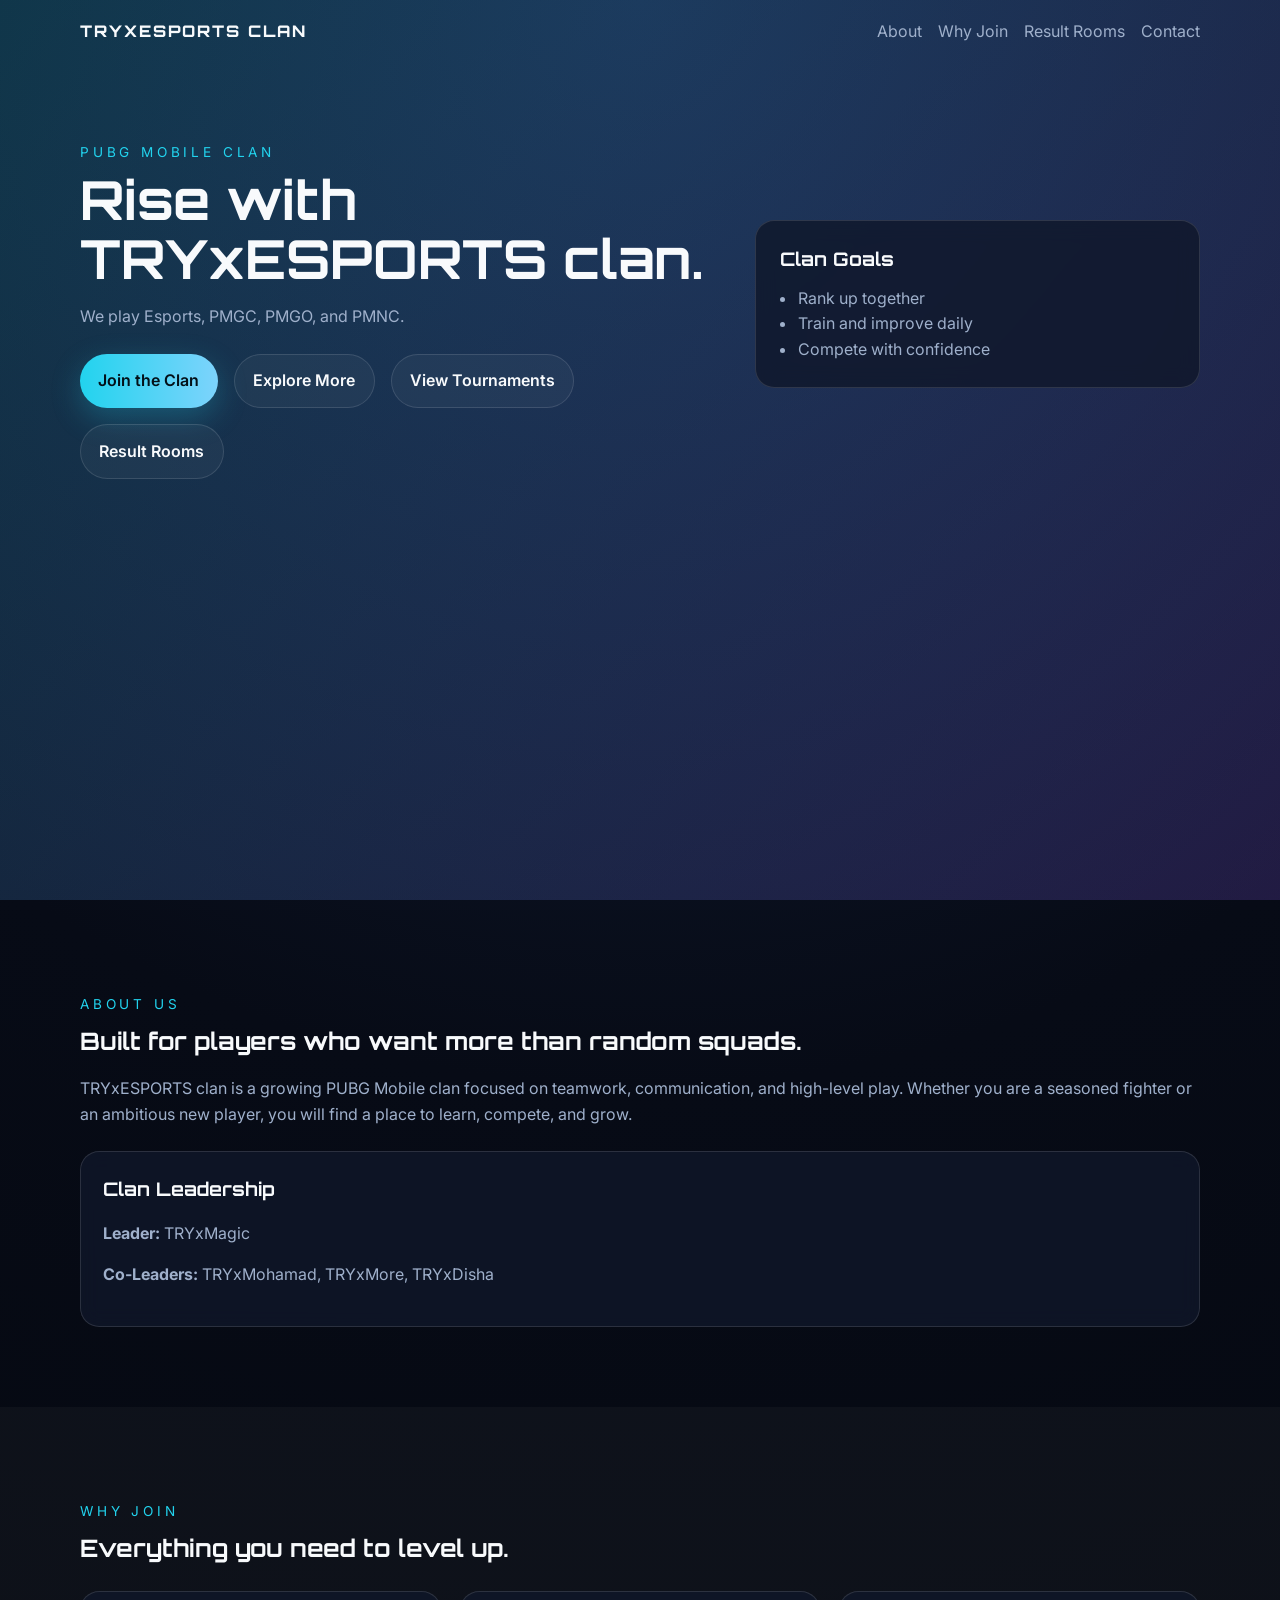
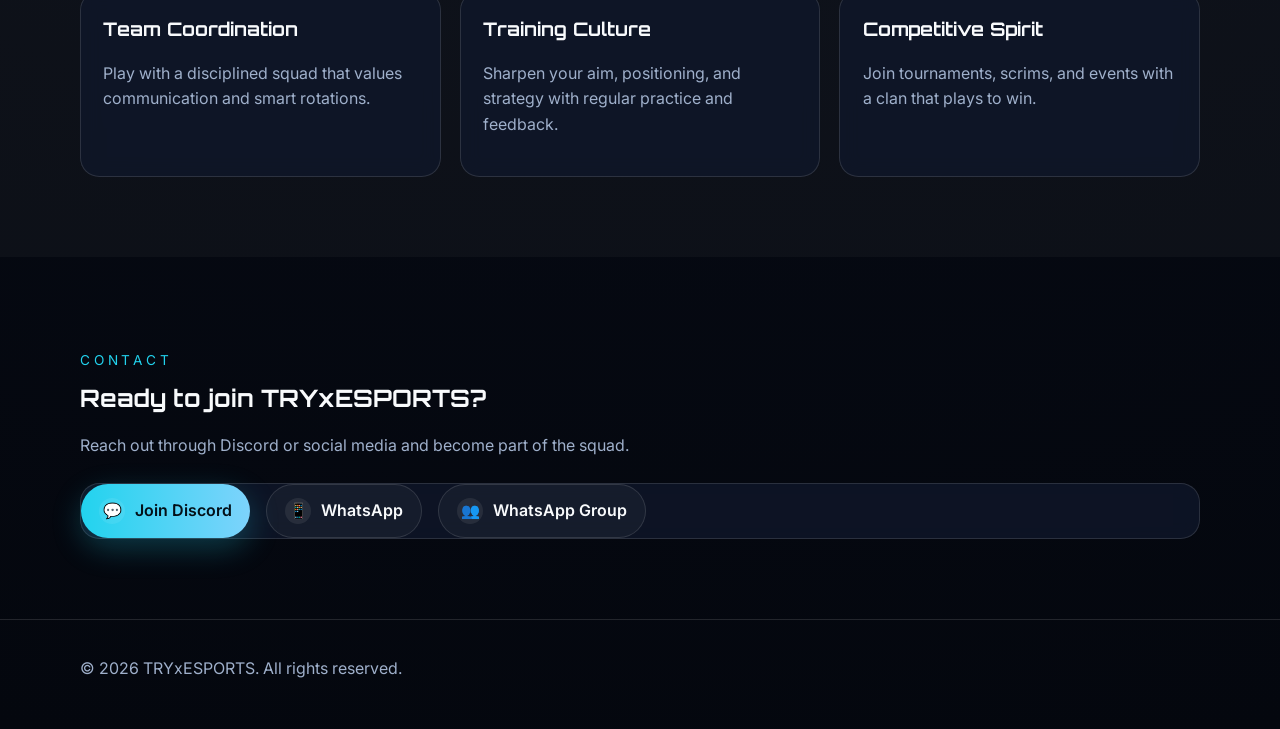
<file: index.html>
<!DOCTYPE html>
<html lang="en">
  <head>
    <meta charset="UTF-8" />
    <meta name="viewport" content="width=device-width, initial-scale=1.0" />
    <title>TRYxESPORTS clan | PUBG Mobile Clan</title>
    <meta
      name="description"
      content="TRYxESPORTS clan is a competitive PUBG Mobile clan focused on teamwork, skill, and growth."
    />
    <link rel="preconnect" href="https://fonts.googleapis.com" />
    <link rel="preconnect" href="https://fonts.gstatic.com" crossorigin />
    <link
      href="https://fonts.googleapis.com/css2?family=Orbitron:wght@500;700;800&family=Inter:wght@400;500;600&display=swap"
      rel="stylesheet"
    />
    <link rel="stylesheet" href="styles.css" />
  </head>
  <body>
    <header class="hero">
      <nav class="nav container">
        <a href="#home" class="logo">TRYxESPORTS clan</a>
        <div class="nav-links">
          <a href="#about">About</a>
          <a href="#features">Why Join</a>
          <a href="result-rooms.html">Result Rooms</a>
          <a href="#contact">Contact</a>
        </div>
      </nav>

      <div class="hero-content container" id="home">
        <div>
          <p class="eyebrow">PUBG MOBILE CLAN</p>
          <h1>Rise with TRYxESPORTS clan.</h1>
          <p class="hero-text">
            We play Esports, PMGC, PMGO, and PMNC.
          </p>
          <div class="hero-actions">
            <a class="btn btn-primary" href="#contact">Join the Clan</a>
            <a class="btn btn-secondary" href="#features">Explore More</a>
            <a class="btn btn-secondary" href="tournaments.html">View Tournaments</a>
            <a class="btn btn-secondary" href="result-rooms.html">Result Rooms</a>
          </div>
        </div>
        <div class="hero-card">
          <h3>Clan Goals</h3>
          <ul>
            <li>Rank up together</li>
            <li>Train and improve daily</li>
            <li>Compete with confidence</li>
          </ul>
        </div>
      </div>
    </header>

    <main>
      <section class="section container" id="about">
        <div class="section-title">
          <p class="eyebrow">About Us</p>
          <h2>Built for players who want more than random squads.</h2>
        </div>
        <p class="section-text">
          TRYxESPORTS clan is a growing PUBG Mobile clan focused on teamwork, communication,
          and high-level play. Whether you are a seasoned fighter or an ambitious new player,
          you will find a place to learn, compete, and grow.
        </p>
        <div class="card" style="margin-top: 1.5rem;">
          <h3>Clan Leadership</h3>
          <p><strong>Leader:</strong> TRYxMagic</p>
          <p><strong>Co-Leaders:</strong> TRYxMohamad, TRYxMore, TRYxDisha</p>
        </div>
      </section>

      <section class="section section-dark" id="features">
        <div class="container">
          <div class="section-title">
            <p class="eyebrow">Why Join</p>
            <h2>Everything you need to level up.</h2>
          </div>
          <div class="card-grid">
            <article class="card">
              <h3>Team Coordination</h3>
              <p>Play with a disciplined squad that values communication and smart rotations.</p>
            </article>
            <article class="card">
              <h3>Training Culture</h3>
              <p>Sharpen your aim, positioning, and strategy with regular practice and feedback.</p>
            </article>
            <article class="card">
              <h3>Competitive Spirit</h3>
              <p>Join tournaments, scrims, and events with a clan that plays to win.</p>
            </article>
          </div>
        </div>
      </section>

      <section class="section container" id="contact">
        <div class="section-title">
          <p class="eyebrow">Contact</p>
          <h2>Ready to join TRYxESPORTS?</h2>
        </div>
        <p class="section-text">
          Reach out through Discord or social media and become part of the squad.
        </p>
        <div class="contact-box">
          <a class="btn btn-primary" href="https://discord.gg/TPgPwdmgD" target="_blank" rel="noreferrer">
            <span class="btn-icon">💬</span>
            Join Discord
          </a>
          <a class="btn btn-secondary" href="https://wa.me/201099058533" target="_blank" rel="noreferrer">
            <span class="btn-icon">📱</span>
            WhatsApp
          </a>
          <a class="btn btn-secondary" href="https://chat.whatsapp.com/GbImzGc6GPC7NKdxqu2bmm" target="_blank" rel="noreferrer">
            <span class="btn-icon">👥</span>
            WhatsApp Group
          </a>
        </div>
      </section>
    </main>

    <footer class="footer">
      <div class="container footer-content">
        <p>© <span id="year"></span> TRYxESPORTS. All rights reserved.</p>
      </div>
    </footer>

    <script src="script.js"></script>
  </body>
</html>
</file>
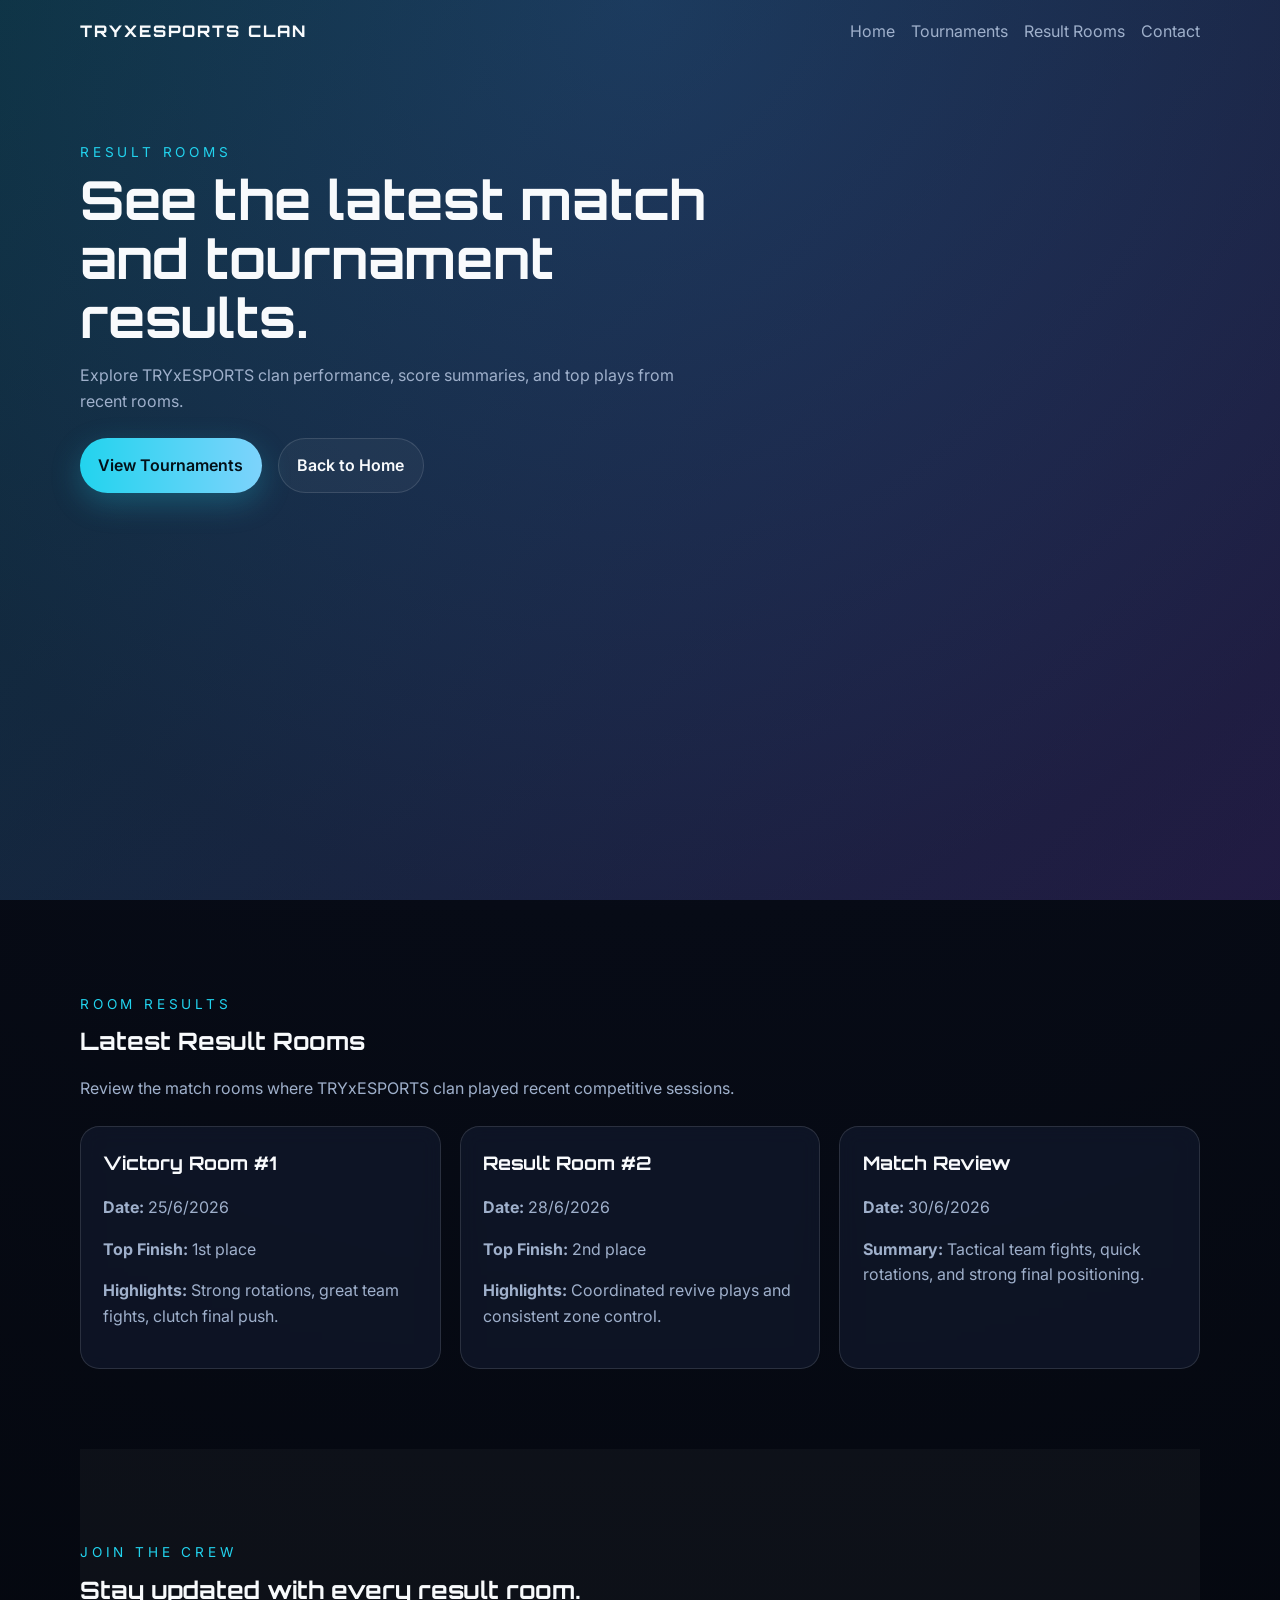
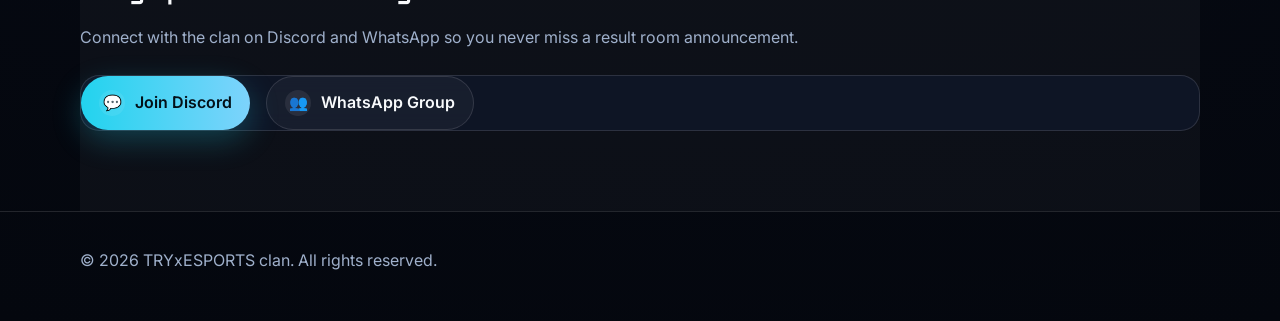
<file: result-rooms.html>
<!DOCTYPE html>
<html lang="en">
  <head>
    <meta charset="UTF-8" />
    <meta name="viewport" content="width=device-width, initial-scale=1.0" />
    <title>TRYxESPORTS clan | Result Rooms</title>
    <meta
      name="description"
      content="TRYxESPORTS clan result rooms for match and tournament outcomes."
    />
    <link rel="preconnect" href="https://fonts.googleapis.com" />
    <link rel="preconnect" href="https://fonts.gstatic.com" crossorigin />
    <link
      href="https://fonts.googleapis.com/css2?family=Orbitron:wght@500;700;800&family=Inter:wght@400;500;600&display=swap"
      rel="stylesheet"
    />
    <link rel="stylesheet" href="styles.css" />
  </head>
  <body>
    <header class="hero">
      <nav class="nav container">
        <a href="index.html" class="logo">TRYxESPORTS clan</a>
        <div class="nav-links">
          <a href="index.html">Home</a>
          <a href="tournaments.html">Tournaments</a>
          <a href="result-rooms.html">Result Rooms</a>
          <a href="index.html#contact">Contact</a>
        </div>
      </nav>
      <div class="hero-content container">
        <div>
          <p class="eyebrow">RESULT ROOMS</p>
          <h1>See the latest match and tournament results.</h1>
          <p class="hero-text">
            Explore TRYxESPORTS clan performance, score summaries, and top plays from recent rooms.
          </p>
          <div class="hero-actions">
            <a class="btn btn-primary" href="tournaments.html">View Tournaments</a>
            <a class="btn btn-secondary" href="index.html">Back to Home</a>
          </div>
        </div>
      </div>
    </header>
    <main>
      <section class="section container">
        <div class="section-title">
          <p class="eyebrow">Room Results</p>
          <h2>Latest Result Rooms</h2>
        </div>
        <p class="section-text">
          Review the match rooms where TRYxESPORTS clan played recent competitive sessions.
        </p>
        <div class="card-grid">
          <article class="card">
            <h3>Victory Room #1</h3>
            <p><strong>Date:</strong> 25/6/2026</p>
            <p><strong>Top Finish:</strong> 1st place</p>
            <p><strong>Highlights:</strong> Strong rotations, great team fights, clutch final push.</p>
          </article>
          <article class="card">
            <h3>Result Room #2</h3>
            <p><strong>Date:</strong> 28/6/2026</p>
            <p><strong>Top Finish:</strong> 2nd place</p>
            <p><strong>Highlights:</strong> Coordinated revive plays and consistent zone control.</p>
          </article>
          <article class="card">
            <h3>Match Review</h3>
            <p><strong>Date:</strong> 30/6/2026</p>
            <p><strong>Summary:</strong> Tactical team fights, quick rotations, and strong final positioning.</p>
          </article>
        </div>
      </section>

      <section class="section section-dark container">
        <div class="section-title">
          <p class="eyebrow">Join the Crew</p>
          <h2>Stay updated with every result room.</h2>
        </div>
        <p class="section-text">
          Connect with the clan on Discord and WhatsApp so you never miss a result room announcement.
        </p>
        <div class="contact-box">
          <a class="btn btn-primary" href="https://discord.gg/TPgPwdmgD" target="_blank" rel="noreferrer">
            <span class="btn-icon">💬</span>
            Join Discord
          </a>
          <a class="btn btn-secondary" href="https://chat.whatsapp.com/GbImzGc6GPC7NKdxqu2bmm" target="_blank" rel="noreferrer">
            <span class="btn-icon">👥</span>
            WhatsApp Group
          </a>
        </div>
      </section>
    </main>
    <footer class="footer">
      <div class="container footer-content">
        <p>© <span id="year"></span> TRYxESPORTS clan. All rights reserved.</p>
      </div>
    </footer>
    <script src="script.js"></script>
  </body>
</html>
</file>
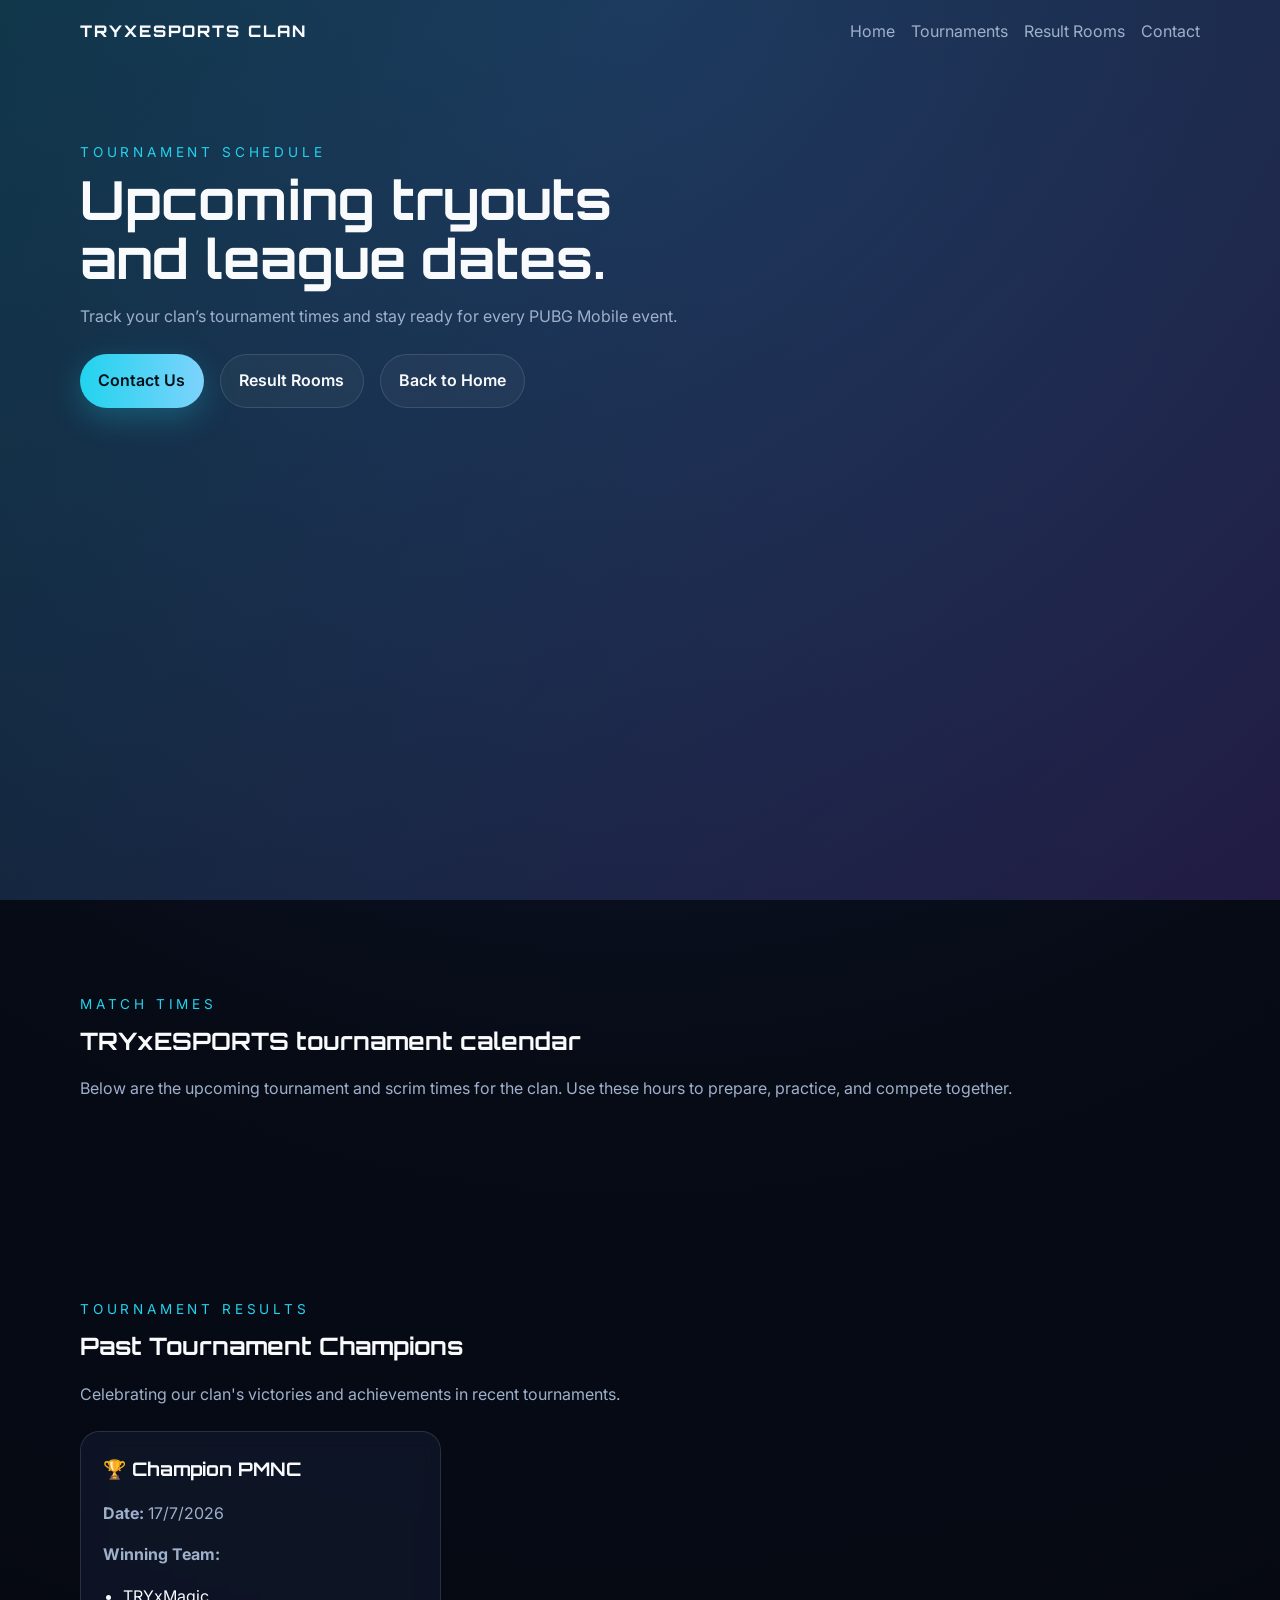
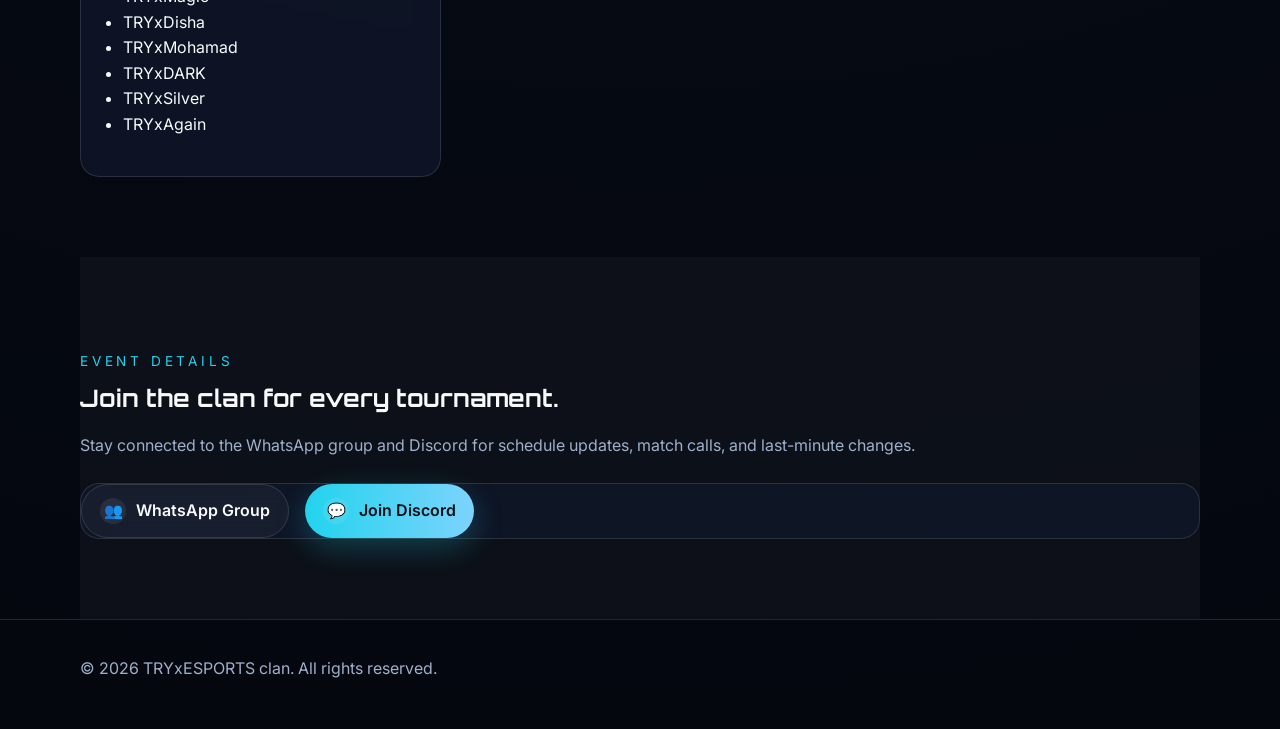
<file: tournaments.html>
<!DOCTYPE html>
<html lang="en">
  <head>
    <meta charset="UTF-8" />
    <meta name="viewport" content="width=device-width, initial-scale=1.0" />
    <title>TRYxESPORTS clan | Tournament Schedule</title>
    <meta
      name="description"
      content="TRYxESPORTS clan tournament schedule for upcoming PUBG Mobile events."
    />
    <link rel="preconnect" href="https://fonts.googleapis.com" />
    <link rel="preconnect" href="https://fonts.gstatic.com" crossorigin />
    <link
      href="https://fonts.googleapis.com/css2?family=Orbitron:wght@500;700;800&family=Inter:wght@400;500;600&display=swap"
      rel="stylesheet"
    />
    <link rel="stylesheet" href="styles.css" />
  </head>
  <body>
    <header class="hero">
      <nav class="nav container">
        <a href="index.html" class="logo">TRYxESPORTS clan</a>
        <div class="nav-links">
          <a href="index.html">Home</a>
          <a href="tournaments.html">Tournaments</a>
          <a href="result-rooms.html">Result Rooms</a>
          <a href="index.html#contact">Contact</a>
        </div>
      </nav>
      <div class="hero-content container">
        <div>
          <p class="eyebrow">TOURNAMENT SCHEDULE</p>
          <h1>Upcoming tryouts and league dates.</h1>
          <p class="hero-text">
            Track your clan’s tournament times and stay ready for every PUBG Mobile event.
          </p>
          <div class="hero-actions">
            <a class="btn btn-primary" href="index.html#contact">Contact Us</a>
            <a class="btn btn-secondary" href="result-rooms.html">Result Rooms</a>
            <a class="btn btn-secondary" href="index.html">Back to Home</a>
          </div>
        </div>
      </div>
    </header>
    <main>
      <section class="section container">
        <div class="section-title">
          <p class="eyebrow">Match Times</p>
          <h2>TRYxESPORTS tournament calendar</h2>
        </div>
        <p class="section-text">
          Below are the upcoming tournament and scrim times for the clan. Use these hours to prepare, practice, and compete together.
        </p>
        <div class="card-grid">
        </div>
      </section>
      <section class="section container">
        <div class="section-title">
          <p class="eyebrow">Tournament Results</p>
          <h2>Past Tournament Champions</h2>
        </div>
        <p class="section-text">
          Celebrating our clan's victories and achievements in recent tournaments.
        </p>
        <div class="card-grid">
          <article class="card">
            <h3>🏆 Champion PMNC</h3>
            <p><strong>Date:</strong> 17/7/2026</p>
            <p><strong>Winning Team:</strong></p>
            <ul style="margin-top: 8px; padding-left: 20px;">
              <li>TRYxMagic</li>
              <li>TRYxDisha</li>
              <li>TRYxMohamad</li>
              <li>TRYxDARK</li>
              <li>TRYxSilver</li>
              <li>TRYxAgain</li>
              
          
            </ul>
          </article>
        </div>
      </section>
      <section class="section section-dark container">
        <div class="section-title">
          <p class="eyebrow">Event Details</p>
          <h2>Join the clan for every tournament.</h2>
        </div>
        <p class="section-text">
          Stay connected to the WhatsApp group and Discord for schedule updates, match calls, and last-minute changes.
        </p>
        <div class="contact-box">
          <a class="btn btn-secondary" href="https://chat.whatsapp.com/GbImzGc6GPC7NKdxqu2bmm" target="_blank" rel="noreferrer">
            <span class="btn-icon">👥</span>
            WhatsApp Group
          </a>
          <a class="btn btn-primary" href="https://discord.gg/TPgPwdmgD" target="_blank" rel="noreferrer">
            <span class="btn-icon">💬</span>
            Join Discord
          </a>
        </div>
      </section>
    </main>
    <footer class="footer">
      <div class="container footer-content">
        <p>© <span id="year"></span> TRYxESPORTS clan. All rights reserved.</p>
      </div>
    </footer>
    <script src="script.js"></script>
  </body>
</html>
</file>
<file: styles.css>
:root {
  --bg: #070b16;
  --panel: #0f172a;
  --panel-2: #111c33;
  --text: #f8fafc;
  --muted: #9fb0cb;
  --accent: #22d3ee;
  --accent-2: #8b5cf6;
  --border: rgba(255, 255, 255, 0.12);
}

* {
  box-sizing: border-box;
}

body {
  margin: 0;
  font-family: 'Inter', sans-serif;
  color: var(--text);
  background: radial-gradient(circle at top, #13213d 0%, var(--bg) 45%, #04070e 100%);
  line-height: 1.6;
}

html {
  scroll-behavior: smooth;
}

img {
  max-width: 100%;
}

.container {
  width: min(1120px, calc(100% - 2rem));
  margin: 0 auto;
}

.hero {
  min-height: 100vh;
  background: linear-gradient(135deg, rgba(34, 211, 238, 0.18), rgba(139, 92, 246, 0.2));
}

.nav {
  display: flex;
  justify-content: space-between;
  align-items: center;
  padding: 1.2rem 0;
}

.logo {
  font-family: 'Orbitron', sans-serif;
  font-weight: 800;
  letter-spacing: 0.12em;
  text-transform: uppercase;
  color: var(--text);
  text-decoration: none;
}

.nav-links {
  display: flex;
  gap: 1rem;
}

.nav-links a {
  color: var(--muted);
  text-decoration: none;
  transition: color 0.2s ease;
}

.nav-links a:hover {
  color: var(--text);
}

.hero-content {
  display: grid;
  grid-template-columns: 1.3fr 0.9fr;
  gap: 2rem;
  align-items: center;
  padding: 4rem 0 5rem;
}

.eyebrow {
  font-size: 0.85rem;
  letter-spacing: 0.28em;
  text-transform: uppercase;
  color: var(--accent);
  margin-bottom: 0.4rem;
}

h1,
h2,
h3 {
  font-family: 'Orbitron', sans-serif;
  margin: 0 0 0.7rem;
}

h1 {
  font-size: clamp(2.1rem, 4.2vw, 3.8rem);
  line-height: 1.1;
}

.hero-text,
.section-text,
.card p {
  color: var(--muted);
  font-size: 1rem;
}

.hero-actions,
.contact-box {
  display: flex;
  flex-wrap: wrap;
  gap: 1rem;
  margin-top: 1.5rem;
}

.btn {
  display: inline-flex;
  align-items: center;
  gap: 0.6rem;
  padding: 0.85rem 1.15rem;
  border-radius: 999px;
  text-decoration: none;
  font-weight: 600;
  transition: transform 0.2s ease, box-shadow 0.2s ease, background-color 0.2s ease;
}

.btn:hover {
  transform: translateY(-2px);
}

.btn-icon {
  display: inline-flex;
  align-items: center;
  justify-content: center;
  width: 1.6rem;
  height: 1.6rem;
  border-radius: 999px;
  background: rgba(255, 255, 255, 0.08);
  font-size: 0.95rem;
}

.btn-primary {
  color: #031018;
  background: linear-gradient(90deg, var(--accent), #7dd3fc);
  box-shadow: 0 10px 30px rgba(34, 211, 238, 0.25);
}

.btn-secondary {
  color: var(--text);
  background: rgba(255, 255, 255, 0.04);
  border: 1px solid var(--border);
}

.hero-card,
.card,
.contact-box {
  background: rgba(15, 23, 42, 0.8);
  border: 1px solid var(--border);
  border-radius: 1.2rem;
  backdrop-filter: blur(10px);
}

.hero-card {
  padding: 1.5rem;
}

.hero-card ul {
  margin: 0;
  padding-left: 1.1rem;
  color: var(--muted);
}

.section {
  padding: 5rem 0;
}

.section-dark {
  background: rgba(255, 255, 255, 0.03);
}

.card-grid {
  display: grid;
  grid-template-columns: repeat(3, 1fr);
  gap: 1.2rem;
  margin-top: 1.5rem;
}

.card {
  padding: 1.4rem;
}

.leader-section {
  margin: 3rem 0;
}

.leader-content {
  display: flex;
  gap: 3rem;
  align-items: center;
  margin-top: 2rem;
  padding: 2rem;
  background: rgba(15, 23, 42, 0.6);
  border: 1px solid var(--border);
  border-radius: 1.2rem;
  backdrop-filter: blur(10px);
}

.leader-image {
  flex: 0 0 300px;
  height: 400px;
  object-fit: cover;
  border-radius: 1rem;
  border: 2px solid var(--accent);
  box-shadow: 0 0 30px rgba(34, 211, 238, 0.3);
}

.leader-description {
  flex: 1;
}

.leader-description h3 {
  font-size: 1.8rem;
  margin-bottom: 1rem;
  color: var(--accent);
}

.leader-description p {
  color: var(--muted);
  margin-bottom: 0.8rem;
  line-height: 1.8;
}

.footer {
  border-top: 1px solid var(--border);
  padding: 1.2rem 0 2rem;
  color: var(--muted);
}

@media (max-width: 800px) {
  .hero-content,
  .card-grid {
    grid-template-columns: 1fr;
  }

  .leader-content {
    flex-direction: column;
    gap: 2rem;
  }

  .leader-image {
    flex: 1;
    max-width: 100%;
    height: auto;
  }

  .nav {
    flex-direction: column;
    gap: 0.75rem;
  }
}
</file>
